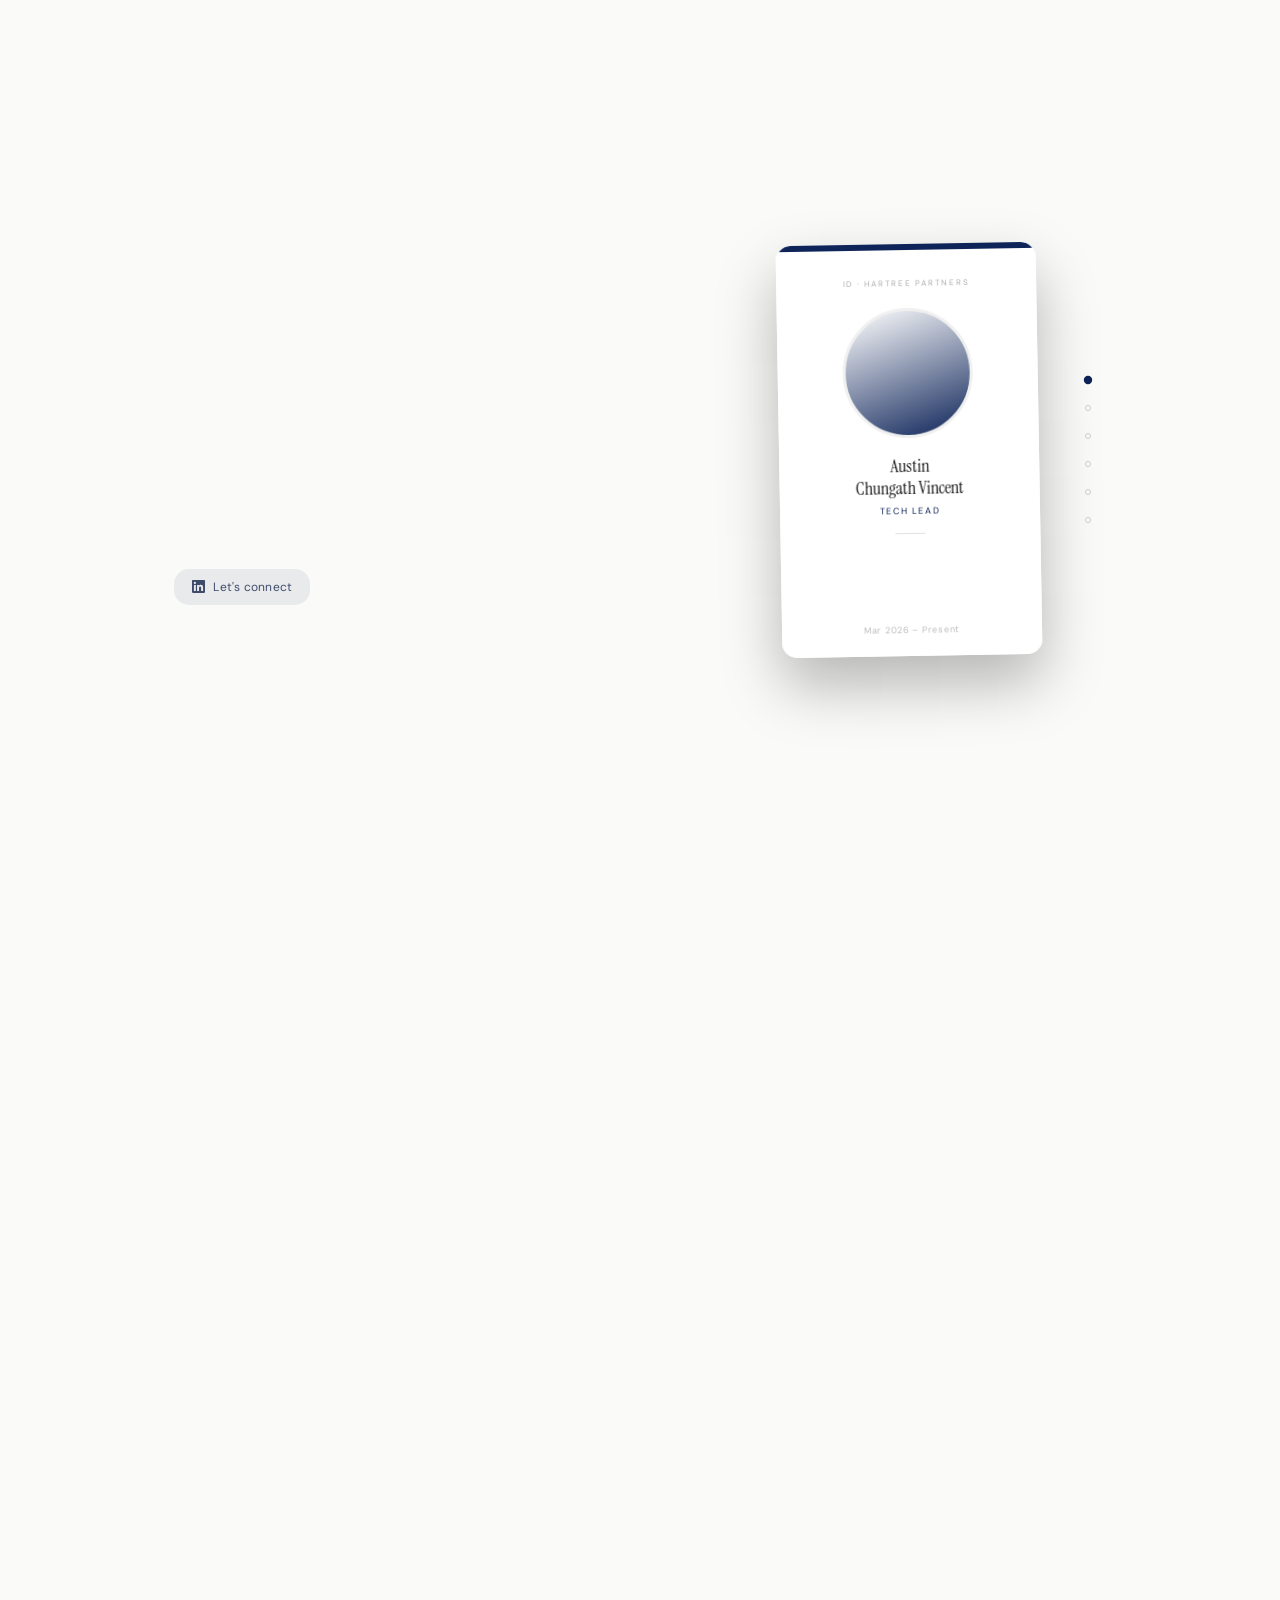
<file: index.html>
<!DOCTYPE html>
<html lang="en">
<head>
<meta charset="UTF-8">
<meta name="viewport" content="width=device-width, initial-scale=1.0">
<meta name="color-scheme" content="only light">
<title>Austin Chungath Vincent</title>
<meta property="og:title" content="Austin Chungath Vincent | Data Platform Architect">
<meta property="og:description" content="Architecting the data foundations for next-gen analytics and ML. Exploring a decade of scaling platforms from Fintech to Energy markets.">
<meta property="og:image" content="https://austincv.com/assets/social-preview.png">
<meta property="og:image:width" content="1200">
<meta property="og:image:height" content="630">
<meta property="og:image:alt" content="Austin Chungath Vincent — Data Platform Architect">
<meta property="og:type" content="website">
<meta property="og:url" content="https://austincv.com">
<meta name="twitter:card" content="summary_large_image">
<meta name="twitter:title" content="Austin Chungath Vincent | Data Platform Architect">
<meta name="twitter:description" content="Architecting the data foundations for next-gen analytics and ML. Exploring a decade of scaling platforms from Fintech to Energy markets.">
<meta name="twitter:image" content="https://austincv.com/assets/social-preview.png">
<meta name="twitter:image:alt" content="Austin Chungath Vincent — Data Platform Architect">
<link rel="icon" type="image/svg+xml" href="favicon.svg">
<link rel="preconnect" href="https://fonts.googleapis.com">
<link href="https://fonts.googleapis.com/css2?family=Instrument+Serif:ital@0;1&family=DM+Sans:wght@300;400;500&display=swap" rel="stylesheet">
<link rel="stylesheet" href="css/styles.css">
</head>
<body>

<!-- Landscape block for mobile -->
<div class="orientation-msg" style="display:none; position:fixed; inset:0; background:#fafaf8; z-index:9999; flex-direction:column; align-items:center; justify-content:center; gap:16px; font-family:'DM Sans',sans-serif; color:#0d0d0d;">
  <div style="font-size:36px;">↺</div>
  <div style="font-size:13px; letter-spacing:.12em; text-transform:uppercase;">Please rotate your device</div>
</div>

<!-- ════════════════════ DESKTOP ════════════════════ -->
<div class="desktop">

  <!-- Left fixed panel -->
  <div class="left-panel" id="leftPanel">
    <div class="eyebrow" id="lpEyebrow"></div>
    <h2 class="headline" id="lpHeadline"></h2>
    <p class="sub" id="lpSub"></p>
    <div class="links">
      <a href="https://linkedin.com/in/austincv" target="_blank" class="linkedin-btn">
        <svg width="13" height="13" viewBox="0 0 24 24" fill="currentColor" aria-hidden="true"><path d="M20.447 20.452h-3.554v-5.569c0-1.328-.027-3.037-1.852-3.037-1.853 0-2.136 1.445-2.136 2.939v5.667H9.351V9h3.414v1.561h.046c.477-.9 1.637-1.85 3.37-1.85 3.601 0 4.267 2.37 4.267 5.455v6.286zM5.337 7.433a2.062 2.062 0 0 1-2.063-2.065 2.064 2.064 0 1 1 2.063 2.065zm1.782 13.019H3.555V9h3.564v11.452zM22.225 0H1.771C.792 0 0 .774 0 1.729v20.542C0 23.227.792 24 1.771 24h20.451C23.2 24 24 23.227 24 22.271V1.729C24 .774 23.2 0 22.222 0h.003z"/></svg>
        Let's connect
      </a>
    </div>
  </div>

  <!-- Right scrollable track -->
  <div class="right-track" id="rightTrack"></div>

  <!-- Sticky card stage -->
  <div class="card-stage">
    <div class="id-card-wrap">
      <div class="card-shadow" id="cardShadow"></div>
      <div class="card-3d" id="card3d">
        <div class="card-face front" id="cardFront"></div>
      </div>
    </div>
  </div>

</div>

<!-- ════════════════════ MOBILE ════════════════════ -->
<div class="mobile">
  <div class="mobile-header" id="mobileHeader">
    <div class="mobile-eyebrow" id="mobileEyebrow"></div>
    <div class="mobile-headline" id="mobileHeadline"></div>
  </div>

  <div class="mobile-swipe-area" id="mobileSwipeArea"></div>
  <div class="mobile-footer">
    <div class="mobile-progress" id="mobileProgress"></div>
    <a href="https://linkedin.com/in/austincv" target="_blank" class="mobile-linkedin-icon" aria-label="LinkedIn">
      <svg width="16" height="16" viewBox="0 0 24 24" fill="currentColor" aria-hidden="true"><path d="M20.447 20.452h-3.554v-5.569c0-1.328-.027-3.037-1.852-3.037-1.853 0-2.136 1.445-2.136 2.939v5.667H9.351V9h3.414v1.561h.046c.477-.9 1.637-1.85 3.37-1.85 3.601 0 4.267 2.37 4.267 5.455v6.286zM5.337 7.433a2.062 2.062 0 0 1-2.063-2.065 2.064 2.064 0 1 1 2.063 2.065zm1.782 13.019H3.555V9h3.564v11.452zM22.225 0H1.771C.792 0 0 .774 0 1.729v20.542C0 23.227.792 24 1.771 24h20.451C23.2 24 24 23.227 24 22.271V1.729C24 .774 23.2 0 22.222 0h.003z"/></svg>
    </a>
  </div>
</div>

<script src="js/main.js"></script>
</body>
</html>
</file>
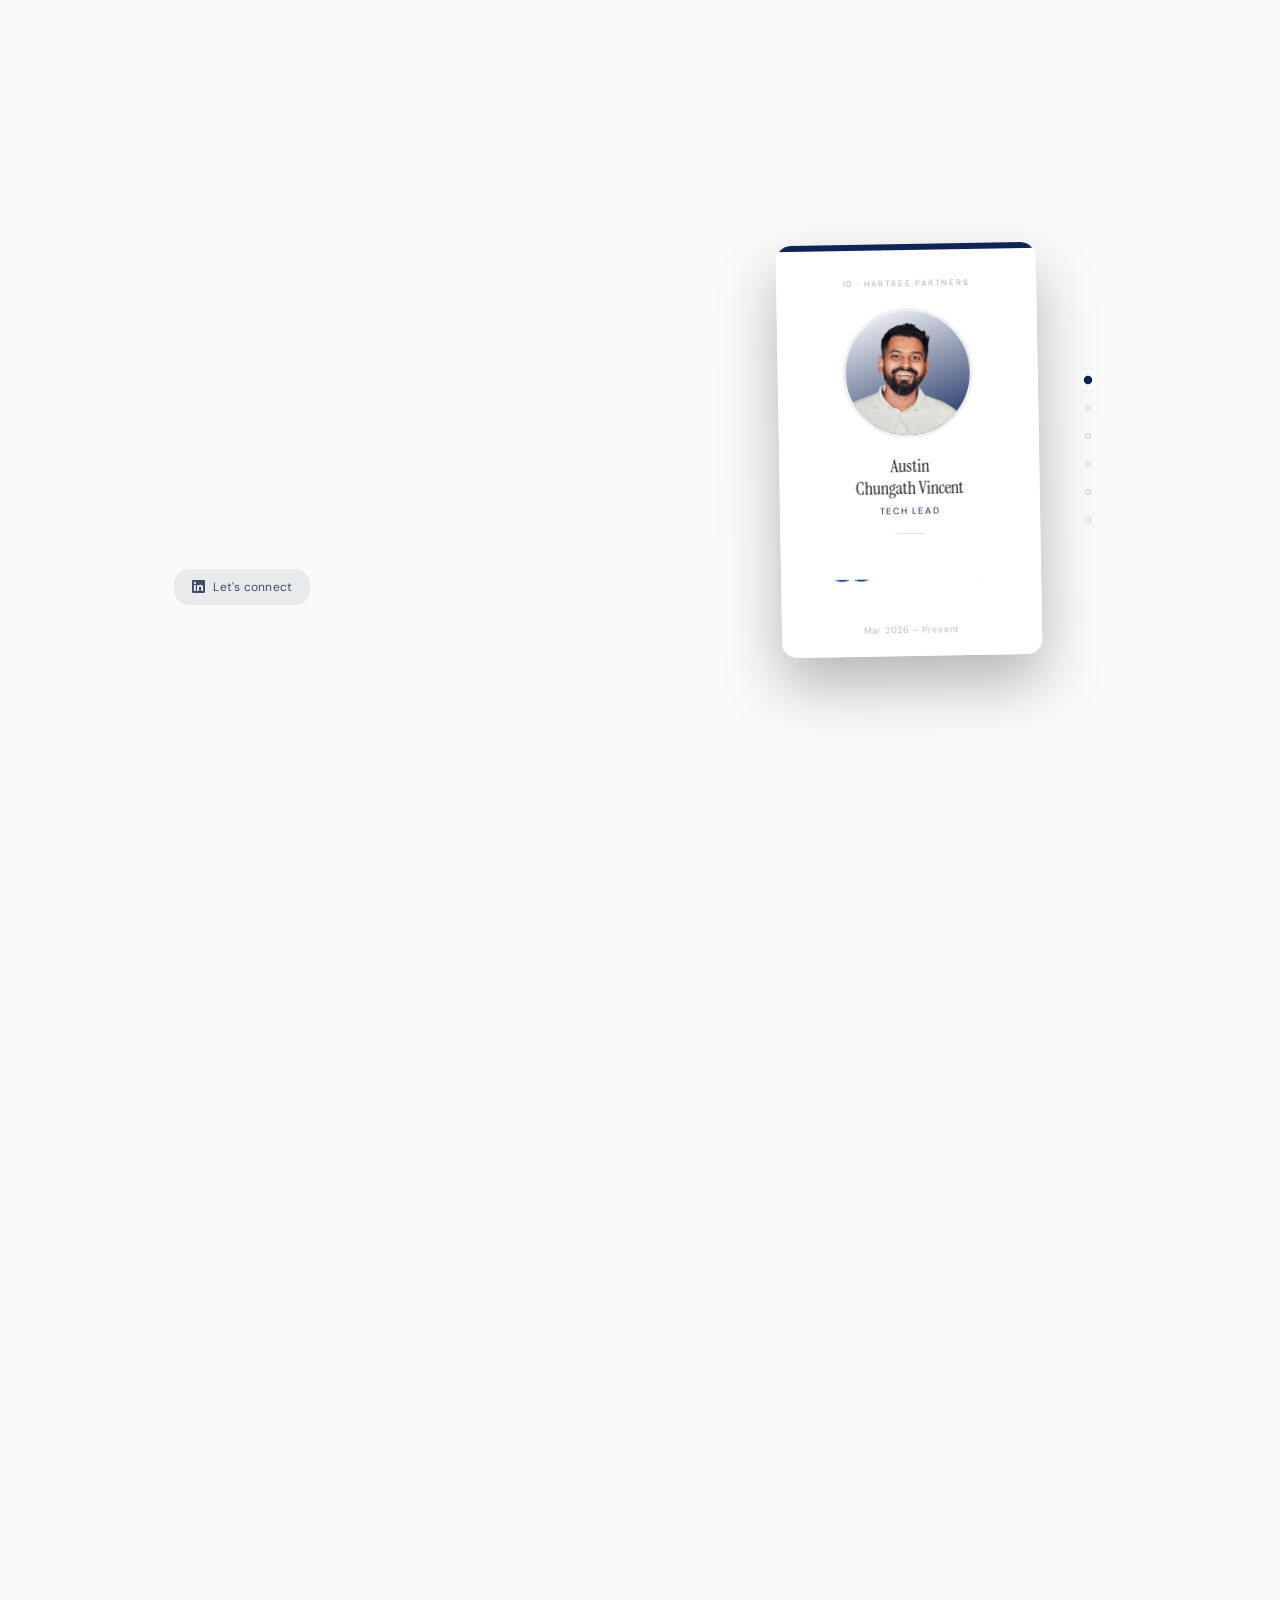
<file: dev/index.html>
<!DOCTYPE html>
<html lang="en">
<head>
<meta charset="UTF-8">
<meta name="viewport" content="width=device-width, initial-scale=1.0">
<meta name="color-scheme" content="only light">
<title>Austin Chungath Vincent</title>
<meta property="og:title" content="Austin Chungath Vincent | Data Platform Architect">
<meta property="og:description" content="Architecting the data foundations for next-gen analytics and ML. Exploring a decade of scaling platforms from Fintech to Energy markets.">
<meta property="og:image" content="https://austincv.com/assets/social-preview.png">
<meta property="og:image:width" content="1200">
<meta property="og:image:height" content="630">
<meta property="og:image:alt" content="Austin Chungath Vincent — Data Platform Architect">
<meta property="og:type" content="website">
<meta property="og:url" content="https://austincv.com">
<meta name="twitter:card" content="summary_large_image">
<meta name="twitter:title" content="Austin Chungath Vincent | Data Platform Architect">
<meta name="twitter:description" content="Architecting the data foundations for next-gen analytics and ML. Exploring a decade of scaling platforms from Fintech to Energy markets.">
<meta name="twitter:image" content="https://austincv.com/assets/social-preview.png">
<meta name="twitter:image:alt" content="Austin Chungath Vincent — Data Platform Architect">
<link rel="icon" type="image/svg+xml" href="favicon.svg">
<link rel="preconnect" href="https://fonts.googleapis.com">
<link href="https://fonts.googleapis.com/css2?family=Instrument+Serif:ital@0;1&family=DM+Sans:wght@300;400;500&display=swap" rel="stylesheet">
<link rel="stylesheet" href="css/styles.css">
</head>
<body>

<!-- Landscape block for mobile -->
<div class="orientation-msg" style="display:none; position:fixed; inset:0; background:#fafaf8; z-index:9999; flex-direction:column; align-items:center; justify-content:center; gap:16px; font-family:'DM Sans',sans-serif; color:#0d0d0d;">
  <div style="font-size:36px;">↺</div>
  <div style="font-size:13px; letter-spacing:.12em; text-transform:uppercase;">Please rotate your device</div>
</div>

<!-- ════════════════════ DESKTOP ════════════════════ -->
<div class="desktop">

  <!-- Left fixed panel -->
  <div class="left-panel" id="leftPanel">
    <div class="eyebrow" id="lpEyebrow"></div>
    <h2 class="headline" id="lpHeadline"></h2>
    <p class="sub" id="lpSub"></p>
    <div class="links">
      <a href="https://linkedin.com/in/austincv" target="_blank" class="linkedin-btn">
        <svg width="13" height="13" viewBox="0 0 24 24" fill="currentColor" aria-hidden="true"><path d="M20.447 20.452h-3.554v-5.569c0-1.328-.027-3.037-1.852-3.037-1.853 0-2.136 1.445-2.136 2.939v5.667H9.351V9h3.414v1.561h.046c.477-.9 1.637-1.85 3.37-1.85 3.601 0 4.267 2.37 4.267 5.455v6.286zM5.337 7.433a2.062 2.062 0 0 1-2.063-2.065 2.064 2.064 0 1 1 2.063 2.065zm1.782 13.019H3.555V9h3.564v11.452zM22.225 0H1.771C.792 0 0 .774 0 1.729v20.542C0 23.227.792 24 1.771 24h20.451C23.2 24 24 23.227 24 22.271V1.729C24 .774 23.2 0 22.222 0h.003z"/></svg>
        Let's connect
      </a>
    </div>
  </div>

  <!-- Right scrollable track -->
  <div class="right-track" id="rightTrack"></div>

  <!-- Sticky card stage -->
  <div class="card-stage">
    <div class="id-card-wrap">
      <div class="card-shadow" id="cardShadow"></div>
      <div class="card-3d" id="card3d">
        <div class="card-face front" id="cardFront"></div>
      </div>
    </div>
  </div>

</div>

<!-- ════════════════════ MOBILE ════════════════════ -->
<div class="mobile">
  <div class="mobile-header" id="mobileHeader">
    <div class="mobile-eyebrow" id="mobileEyebrow"></div>
    <div class="mobile-headline" id="mobileHeadline"></div>
  </div>

  <div class="mobile-swipe-area" id="mobileSwipeArea"></div>
  <div class="mobile-footer">
    <div class="mobile-progress" id="mobileProgress"></div>
  </div>
</div>

<script src="js/main.js"></script>
</body>
</html>
</file>
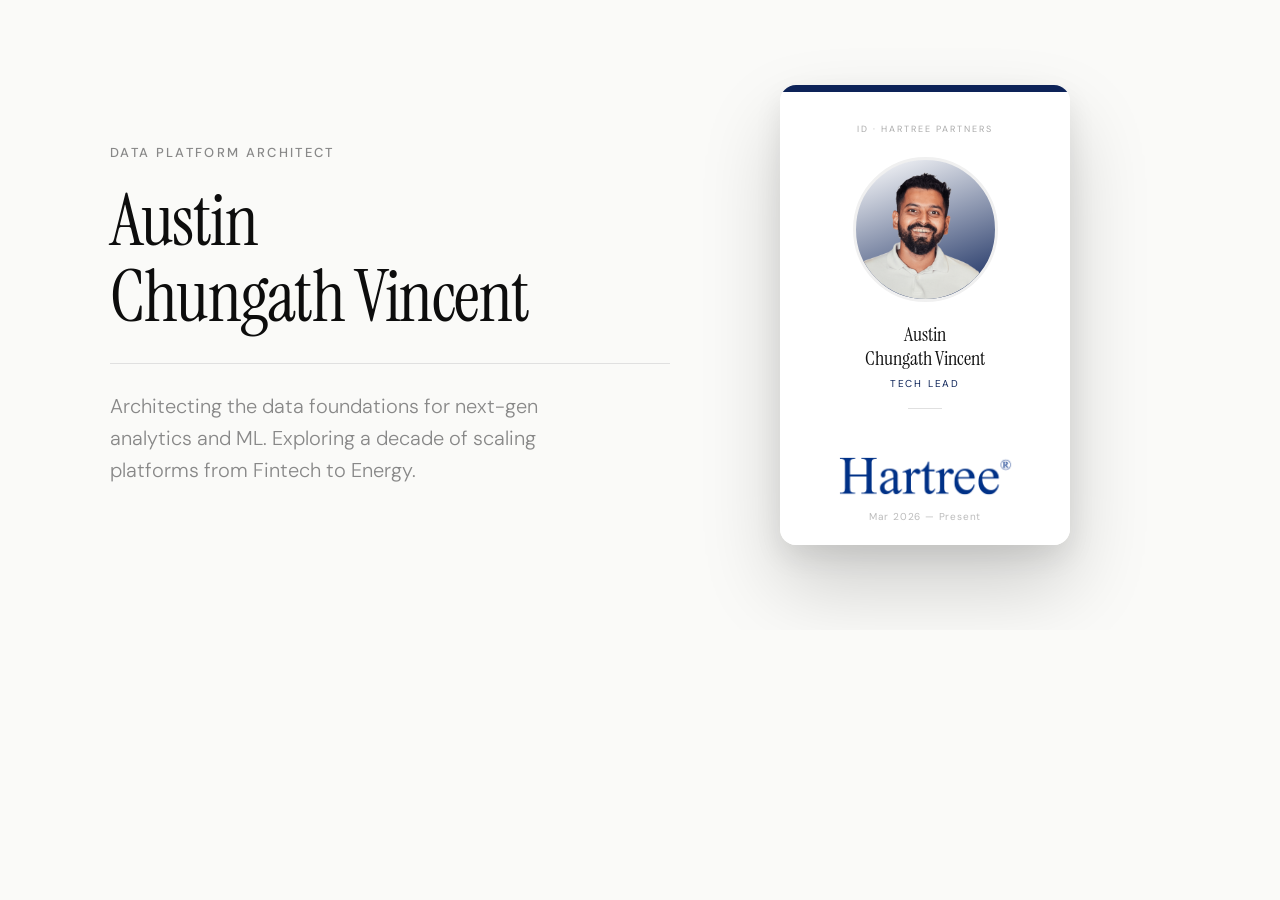
<file: assets/social-preview.html>
<!DOCTYPE html>
<html lang="en">
<head>
<meta charset="UTF-8">
<meta name="viewport" content="width=1200">
<link rel="preconnect" href="https://fonts.googleapis.com">
<link href="https://fonts.googleapis.com/css2?family=Instrument+Serif:ital@0;1&family=DM+Sans:ital,wght@0,300;0,400;0,500;1,300&display=swap" rel="stylesheet">
<style>
  *, *::before, *::after { box-sizing: border-box; margin: 0; padding: 0; }

  :root {
    --black:  #0d0d0d;
    --white:  #fafaf8;
    --grey:   #888;
    --accent: #0d2358;
  }

  html, body {
    width: 1200px;
    height: 630px;
    overflow: hidden;
    background: var(--white);
    color: var(--black);
    font-family: 'DM Sans', sans-serif;
  }

  .card {
    width: 1200px;
    height: 630px;
    display: flex;
    align-items: center;
    padding: 0 60px 0 110px;
    gap: 40px;
  }

  /* Text block */
  .text {
    flex: 1;
    display: flex;
    flex-direction: column;
  }

  .eyebrow {
    font-family: 'DM Sans', sans-serif;
    font-weight: 500;
    font-size: 13px;
    letter-spacing: 0.18em;
    text-transform: uppercase;
    color: var(--grey);
    margin-bottom: 22px;
  }

  .name {
    font-family: 'Instrument Serif', serif;
    font-weight: 400;
    font-size: 72px;
    line-height: 1.05;
    letter-spacing: -0.02em;
    color: var(--black);
    margin-bottom: 28px;
  }

  .divider {
    width: 100%;
    height: 1px;
    background: #e0e0e0;
    margin-bottom: 26px;
  }

  .sub {
    font-family: 'DM Sans', sans-serif;
    font-weight: 300;
    font-size: 20px;
    line-height: 1.6;
    color: var(--grey);
    max-width: 490px;
  }

  /* ── ID CARD MOCKUP ─────────────────────────── */
  .id-card-scene {
    flex-shrink: 0;
    width: 430px;
    height: 100%;
    display: flex;
    align-items: center;
    justify-content: center;
    position: relative;
  }

  .id-card-shadow {
    position: absolute;
    width: 290px;
    height: 460px;
    border-radius: 16px;
    background: transparent;
    box-shadow: 0 40px 80px rgba(0,0,0,0.18), 0 12px 28px rgba(0,0,0,0.08);
  }

  .id-card {
    position: relative;
    width: 290px;
    height: 460px;
    border-radius: 16px;
    background: #fff;
    overflow: hidden;
  }

  /* Accent stripe */
  .ic-stripe {
    position: absolute;
    top: 0; left: 0; right: 0;
    height: 7px;
    background: var(--accent);
  }

  .ic-inner {
    width: 100%;
    height: 100%;
    display: flex;
    flex-direction: column;
    align-items: center;
    padding: 32px 24px 22px;
    position: relative;
  }

  .ic-label {
    font-family: 'DM Sans', sans-serif;
    font-size: 9px;
    letter-spacing: 0.22em;
    text-transform: uppercase;
    color: #aaa;
    margin-bottom: 22px;
    margin-top: 6px;
  }

  .ic-photo {
    width: 145px;
    height: 145px;
    border-radius: 50%;
    object-fit: cover;
    object-position: center top;
    border: 3px solid #f0f0f0;
    margin-bottom: 20px;
    flex-shrink: 0;
    background: linear-gradient(160deg, rgba(255,255,255,0.85) 0%, var(--accent) 100%);
  }

  .ic-name {
    font-family: 'Instrument Serif', serif;
    font-size: 20px;
    text-align: center;
    line-height: 1.2;
    margin-bottom: 7px;
    color: #111;
  }

  .ic-title {
    font-family: 'DM Sans', sans-serif;
    font-size: 10px;
    letter-spacing: 0.18em;
    text-transform: uppercase;
    color: var(--accent);
    margin-bottom: 18px;
    text-align: center;
  }

  .ic-divider {
    width: 34px;
    height: 1px;
    background: #e0e0e0;
    margin-bottom: 18px;
  }

  .ic-logo {
    margin-top: auto;
    max-width: 180px;
    max-height: 86px;
    object-fit: contain;
  }

  .ic-dates {
    font-family: 'DM Sans', sans-serif;
    font-size: 10px;
    color: #bbb;
    letter-spacing: 0.08em;
    margin-top: 10px;
  }
</style>
</head>
<body>
  <div class="card">
    <div class="text">
      <p class="eyebrow">Data Platform Architect</p>
      <h1 class="name">Austin<br>Chungath Vincent</h1>
      <div class="divider"></div>
      <p class="sub">Architecting the data foundations for next-gen analytics and ML. Exploring a decade of scaling platforms from Fintech to Energy.</p>
    </div>

    <div class="id-card-scene">
      <div class="id-card-shadow"></div>
      <div class="id-card">
        <div class="ic-stripe"></div>
        <div class="ic-inner">
          <p class="ic-label">ID · Hartree Partners</p>
          <img class="ic-photo" src="../assets/headshots/default.png" alt="Austin Chungath Vincent">
          <p class="ic-name">Austin<br>Chungath Vincent</p>
          <p class="ic-title">Tech Lead</p>
          <div class="ic-divider"></div>
          <img class="ic-logo" src="../assets/logos/horizontal/hartree.png" alt="Hartree Partners">
          <p class="ic-dates">Mar 2026 — Present</p>
        </div>
      </div>
    </div>
  </div>
</body>
</html>
</file>
<file: css/styles.css>
@media screen and (max-width: 768px) and (orientation: landscape) {
  body { display: none; }
  .orientation-msg {
    display: flex !important;
  }
}

*, *::before, *::after { box-sizing: border-box; margin: 0; padding: 0; }

:root {
  --black: #0d0d0d;
  --white: #fafaf8;
  --grey: #888;
  --card-w: 260px;
  --card-h: 412px; /* ISO/IEC 7810 ID-1 portrait: 85.60×53.98 mm → 260×412 px */
}

html {
  scroll-behavior: auto;
  color-scheme: only light;
  scroll-snap-type: y mandatory;
}

body {
  background: var(--white);
  color: var(--black);
  font-family: 'DM Sans', sans-serif;
  overflow-x: hidden;
}

/* ─── DESKTOP ─────────────────────────────────────────── */
.desktop { display: flex; }
.mobile  { display: none; }

/* Left panel */
.left-panel {
  position: fixed;
  top: 0; left: 0;
  width: 42vw;
  height: 100vh;
  display: flex;
  flex-direction: column;
  justify-content: center;
  padding: 0 0 0 13.62vw;
  z-index: 10;
}

.left-panel .eyebrow {
  font-size: 11px;
  letter-spacing: .18em;
  text-transform: uppercase;
  color: var(--grey);
  margin-bottom: 20px;
  opacity: 0;
  transform: translateY(var(--lp-slide, 28px));
  transition: opacity .4s, transform .4s;
}


.left-panel .headline {
  font-family: 'Instrument Serif', serif;
  font-size: clamp(2.4rem, 4vw, 3.8rem);
  line-height: 1.08;
  letter-spacing: -.02em;
  margin-bottom: 20px;
  opacity: 0;
  transform: translateY(var(--lp-slide, 28px));
  transition: opacity .4s .05s, transform .4s .05s;
}

.left-panel .sub {
  font-size: 14px;
  line-height: 1.65;
  color: #555;
  max-width: 320px;
  opacity: 0;
  transform: translateY(var(--lp-slide, 28px));
  transition: opacity .4s .10s, transform .4s .10s;
}

.left-panel.visible .eyebrow,
.left-panel.visible .headline,
.left-panel.visible .sub { opacity: 1; transform: translateY(0); }

/* Snap helper: disables transition so JS can reposition text while invisible */
.left-panel.lp-snap .eyebrow,
.left-panel.lp-snap .headline,
.left-panel.lp-snap .sub { transition: none !important; opacity: 0; }

.links {
  display: flex;
  gap: 16px;
  margin-top: 40px;
}

.linkedin-btn {
  display: inline-flex;
  align-items: center;
  gap: 8px;
  padding: 10px 18px;
  border: none;
  border-radius: 15px;
  font-size: 12px;
  letter-spacing: .02em;
  color: color-mix(in srgb, var(--current-accent, #888) 60%, #888);
  background: color-mix(in srgb, var(--current-accent, #888) 7%, transparent);
  text-decoration: none;
  transition: transform .2s, box-shadow .2s;
}

/* Right scroll track */
.right-track {
  margin-left: 42vw;
  width: 58vw;
}

/* Fixed card stage */
.card-stage {
  position: fixed;
  top: 0;
  right: 0;
  width: 58vw;
  height: 100vh;
  display: flex;
  align-items: center;
  justify-content: center;
  perspective: 1200px;
}

/* ─── CARD HOVER OVERLAYS ──────────────────────────────── */
.card-ov-spec,
.card-ov-holo,
.card-ov-noise {
  position: absolute;
  inset: 0;
  pointer-events: none;
  border-radius: 15px;
}

/* Specular: white radial highlight that tracks mouse position */
.card-ov-spec { mix-blend-mode: screen; }

/* Iridescent: hue-rotating rainbow, shows on darker card elements */
.card-ov-holo { mix-blend-mode: screen; }

/* Noise grain: static fractal noise for physical surface texture */
.card-ov-noise {
  mix-blend-mode: soft-light;
  opacity: 0.09;
  background-image: url("data:image/svg+xml,<svg xmlns='http://www.w3.org/2000/svg' width='200' height='200'><filter id='n'><feTurbulence type='fractalNoise' baseFrequency='0.65' numOctaves='3' stitchTiles='stitch'/></filter><rect width='200' height='200' filter='url(%23n)'/></svg>");
  background-size: 200px 200px;
}

/* ─── ID CARD ─────────────────────────────────────────── */
.id-card-wrap {
  position: relative;
  width: var(--card-w);
  height: var(--card-h);
}

/* Shadow on a sibling so filter never flattens preserve-3d */
.card-shadow {
  position: absolute;
  inset: 0;
  border-radius: 15px;
  box-shadow: 0 28px 60px rgba(0,0,0,.28);
  pointer-events: none;
}

/* Card container — transform driven by JS (swing + mouse tilt + flip) */
.card-3d {
  width: var(--card-w);
  height: var(--card-h);
  border-radius: 15px;
  overflow: hidden;
  background: #fff;
  position: relative;
  will-change: transform;
}

/* The single visible face */
.card-face {
  position: absolute;
  inset: 0;
  border-radius: 15px;
  overflow: hidden;
  background: #fff;
}


/* Card interior */
.card-inner {
  width: 100%;
  height: 100%;
  display: flex;
  flex-direction: column;
  align-items: center;
  padding: 28px 20px 20px;
  position: relative;
}

.card-top-stripe {
  position: absolute;
  top: 0; left: 0; right: 0;
  height: 6px;
  background: var(--accent, #0d0d0d);
}

.card-label {
  font-size: 8px;
  letter-spacing: .22em;
  text-transform: uppercase;
  color: #aaa;
  margin-bottom: 20px;
  margin-top: 6px;
}

.card-photo {
  width: 130px;
  height: 130px;
  border-radius: 50%;
  object-fit: cover;
  object-position: center top;
  border: 3px solid #f0f0f0;
  margin-bottom: 18px;
  flex-shrink: 0;
  background: linear-gradient(160deg, rgba(255,255,255,0.85) 0%, var(--accent) 100%);
}

.card-photo-placeholder {
  width: 130px;
  height: 130px;
  border-radius: 50%;
  background: #e8e8e8;
  margin-bottom: 18px;
  flex-shrink: 0;
  display: flex;
  align-items: center;
  justify-content: center;
  font-size: 28px;
  color: #aaa;
}

.card-name {
  font-family: 'Instrument Serif', serif;
  font-size: 18px;
  text-align: center;
  line-height: 1.2;
  margin-bottom: 6px;
  color: #111;
}

.card-title {
  font-size: 9px;
  letter-spacing: .18em;
  text-transform: uppercase;
  color: var(--accent, #0d0d0d);
  margin-bottom: 16px;
  text-align: center;
}

.card-divider {
  width: 30px;
  height: 1px;
  background: #e0e0e0;
  margin-bottom: 16px;
}

.card-logo-horizontal {
  margin-top: auto;
  max-width: 160px;
  max-height: 76px;
  object-fit: contain;
}

.card-dates {
  font-size: 9px;
  color: #bbb;
  letter-spacing: .08em;
  margin-top: 8px;
}

/* Role sections */
.role-section {
  height: 100vh;
  scroll-snap-align: start;
  scroll-snap-stop: always;
}

/* ─── SCROLL NAV ──────────────────────────────────────── */
.scroll-nav {
  position: fixed;
  right: calc(29vw - 182px);
  top: 50%;
  transform: translateY(-50%);
  display: flex;
  flex-direction: column;
  gap: 22px;
  z-index: 20;
}

.scroll-nav-item {
  display: flex;
  align-items: center;
  gap: 10px;
  cursor: pointer;
  justify-content: flex-end;
}

.scroll-nav-dot {
  width: 6px;
  height: 6px;
  border-radius: 50%;
  border: 1.5px solid #ccc;
  background: transparent;
  flex-shrink: 0;
  transition: background .35s, border-color .35s, transform .35s;
}

.scroll-nav-item.active .scroll-nav-dot {
  background: var(--nav-accent, #0d0d0d);
  border-color: var(--nav-accent, #0d0d0d);
  transform: scale(1.4);
}

/* ─── MOBILE ───────────────────────────────────────────── */
@media (max-width: 768px) {
  .scroll-nav { display: none; }
  .desktop { display: none; }

  .mobile {
    display: flex;
    flex-direction: column;
    height: 100vh;
    height: 100dvh;
    overflow: hidden;
  }

  .mobile-header {
    flex-shrink: 0;
    height: 25dvh;
    position: relative;
  }

  .mobile-eyebrow {
    position: absolute;
    top: 5dvh;
    left: 0;
    right: 0;
    text-align: center;
    font-size: 10px;
    letter-spacing: .18em;
    text-transform: uppercase;
    color: var(--grey);
    opacity: 0;
    transform: translateY(8px);
    transition: opacity .5s, transform .5s;
  }

  .mobile-headline {
    position: absolute;
    top: 9dvh;
    left: 50px;
    right: 50px;
    font-family: 'Instrument Serif', serif;
    font-size: 51.2px;
    line-height: 1.08;
    letter-spacing: -.02em;
    text-align: center;
    opacity: 0;
    transform: translateY(12px);
    transition: opacity .5s .06s, transform .5s .06s;
  }

  .mobile-header.visible .mobile-eyebrow,
  .mobile-header.visible .mobile-headline { opacity: 1; transform: none; }

  .mobile-swipe-area {
    flex: 1;
    position: relative;
    overflow: visible;
    min-height: 0;
  }

  /* Each card is individually positioned — JS sets translateX per card.
     Card is always rendered at the exact desktop dimensions (260×412px);
     JS injects scale() into every transform to fit the available space,
     guaranteeing pixel-identical proportions to the desktop card. */
  .mobile-card {
    position: absolute;
    top: 50%;
    left: 50%;
    width: var(--card-w);
    height: var(--card-h);
    border-radius: 15px;
    background: #fff;
    overflow: hidden;
    box-shadow: 0 12px 32px rgba(0,0,0,.14), 0 3px 8px rgba(0,0,0,.06);
    will-change: transform;
    user-select: none;
    -webkit-user-drag: none;
  }

  .mobile-footer {
    flex-shrink: 0;
    height: 10dvh;
    display: flex;
    flex-direction: column;
    align-items: center;
    position: relative;
    justify-content: center;
    padding: 0 20px max(16px, env(safe-area-inset-bottom));
  }

  .mobile-progress {
    position: absolute;
    top: 1.5dvh;
    left: 50%;
    transform: translateX(-50%);
    display: flex;
    gap: 6px;
  }

  .mobile-progress-dot {
    width: 6px; height: 6px;
    border-radius: 50%;
    border: 1px solid #d0d0d0;
    background: transparent;
    flex-shrink: 0;
    transition: background .35s, border-color .35s;
  }
  .mobile-progress-dot.active {
    background: #d0d0d0;
    border-color: #d0d0d0;
  }

}

/* ─── SMALL-HEIGHT PHONES (iPhone SE / 8, ≤700px tall) ──── */
@media (max-width: 768px) and (max-height: 700px) {
  .mobile-eyebrow {
    margin-bottom: 8px;
  }
  .mobile-headline {
    font-size: 38px;
  }
  /* Card interior proportions are preserved by JS scale() — no overrides needed */
}

/* ─── HOVER (pointer devices only) ───────────────────────── */
@media (hover: hover) {
  .linkedin-btn:hover {
    transform: translateY(-2px);
    box-shadow: 0 6px 16px rgba(0,0,0,.10);
  }
  .linkedin-btn:active {
    transform: translateY(1px);
    box-shadow: 0 2px 6px rgba(0,0,0,.08);
  }
}
</file>
<file: dev/css/styles.css>
@media screen and (max-width: 768px) and (orientation: landscape) {
  body { display: none; }
  .orientation-msg {
    display: flex !important;
  }
}

*, *::before, *::after { box-sizing: border-box; margin: 0; padding: 0; }

:root {
  --black: #0d0d0d;
  --white: #fafaf8;
  --grey: #888;
  --card-w: 260px;
  --card-h: 412px; /* ISO/IEC 7810 ID-1 portrait: 85.60×53.98 mm → 260×412 px */
}

html {
  scroll-behavior: auto;
  color-scheme: only light;
  scroll-snap-type: y mandatory;
}

body {
  background: var(--white);
  color: var(--black);
  font-family: 'DM Sans', sans-serif;
  overflow-x: hidden;
}

/* ─── DESKTOP ─────────────────────────────────────────── */
.desktop { display: flex; }
.mobile  { display: none; }

/* Left panel */
.left-panel {
  position: fixed;
  top: 0; left: 0;
  width: 42vw;
  height: 100vh;
  display: flex;
  flex-direction: column;
  justify-content: center;
  padding: 0 0 0 13.62vw;
  z-index: 10;
}

.left-panel .eyebrow {
  font-size: 11px;
  letter-spacing: .18em;
  text-transform: uppercase;
  color: var(--grey);
  margin-bottom: 20px;
  opacity: 0;
  transform: translateY(var(--lp-slide, 28px));
  transition: opacity .4s, transform .4s;
}


.left-panel .headline {
  font-family: 'Instrument Serif', serif;
  font-size: clamp(2.4rem, 4vw, 3.8rem);
  line-height: 1.08;
  letter-spacing: -.02em;
  margin-bottom: 20px;
  opacity: 0;
  transform: translateY(var(--lp-slide, 28px));
  transition: opacity .4s .05s, transform .4s .05s;
}

.left-panel .sub {
  font-size: 14px;
  line-height: 1.65;
  color: #555;
  max-width: 320px;
  opacity: 0;
  transform: translateY(var(--lp-slide, 28px));
  transition: opacity .4s .10s, transform .4s .10s;
}

.left-panel.visible .eyebrow,
.left-panel.visible .headline,
.left-panel.visible .sub { opacity: 1; transform: translateY(0); }

/* Snap helper: disables transition so JS can reposition text while invisible */
.left-panel.lp-snap .eyebrow,
.left-panel.lp-snap .headline,
.left-panel.lp-snap .sub { transition: none !important; opacity: 0; }

.links {
  display: flex;
  gap: 16px;
  margin-top: 40px;
}

.linkedin-btn {
  display: inline-flex;
  align-items: center;
  gap: 8px;
  padding: 10px 18px;
  border: none;
  border-radius: 15px;
  font-size: 12px;
  letter-spacing: .02em;
  color: color-mix(in srgb, var(--current-accent, #888) 60%, #888);
  background: color-mix(in srgb, var(--current-accent, #888) 7%, transparent);
  text-decoration: none;
  transition: transform .2s, box-shadow .2s;
}

/* Right scroll track */
.right-track {
  margin-left: 42vw;
  width: 58vw;
}

/* Fixed card stage */
.card-stage {
  position: fixed;
  top: 0;
  right: 0;
  width: 58vw;
  height: 100vh;
  display: flex;
  align-items: center;
  justify-content: center;
  perspective: 1200px;
}

/* ─── CARD HOVER OVERLAYS ──────────────────────────────── */
.card-ov-spec,
.card-ov-holo,
.card-ov-noise {
  position: absolute;
  inset: 0;
  pointer-events: none;
  border-radius: 15px;
}

/* Specular: white radial highlight that tracks mouse position */
.card-ov-spec { mix-blend-mode: screen; }

/* Iridescent: hue-rotating rainbow, shows on darker card elements */
.card-ov-holo { mix-blend-mode: screen; }

/* Noise grain: static fractal noise for physical surface texture */
.card-ov-noise {
  mix-blend-mode: soft-light;
  opacity: 0.09;
  background-image: url("data:image/svg+xml,<svg xmlns='http://www.w3.org/2000/svg' width='200' height='200'><filter id='n'><feTurbulence type='fractalNoise' baseFrequency='0.65' numOctaves='3' stitchTiles='stitch'/></filter><rect width='200' height='200' filter='url(%23n)'/></svg>");
  background-size: 200px 200px;
}

/* ─── ID CARD ─────────────────────────────────────────── */
.id-card-wrap {
  position: relative;
  width: var(--card-w);
  height: var(--card-h);
}

/* Shadow on a sibling so filter never flattens preserve-3d */
.card-shadow {
  position: absolute;
  inset: 0;
  border-radius: 15px;
  box-shadow: 0 28px 60px rgba(0,0,0,.28);
  pointer-events: none;
}

/* Card container — transform driven by JS (swing + mouse tilt + flip) */
.card-3d {
  width: var(--card-w);
  height: var(--card-h);
  border-radius: 15px;
  overflow: hidden;
  background: #fff;
  position: relative;
  will-change: transform;
}

/* The single visible face */
.card-face {
  position: absolute;
  inset: 0;
  border-radius: 15px;
  overflow: hidden;
  background: #fff;
}


/* Card interior */
.card-inner {
  width: 100%;
  height: 100%;
  display: flex;
  flex-direction: column;
  align-items: center;
  padding: 28px 20px 20px;
  position: relative;
}

.card-top-stripe {
  position: absolute;
  top: 0; left: 0; right: 0;
  height: 6px;
  background: var(--accent, #0d0d0d);
}

.card-label {
  font-size: 8px;
  letter-spacing: .22em;
  text-transform: uppercase;
  color: #aaa;
  margin-bottom: 20px;
  margin-top: 6px;
}

.card-photo {
  width: 130px;
  height: 130px;
  border-radius: 50%;
  object-fit: cover;
  object-position: center top;
  border: 3px solid #f0f0f0;
  margin-bottom: 18px;
  flex-shrink: 0;
  background: linear-gradient(160deg, rgba(255,255,255,0.85) 0%, var(--accent) 100%);
}

.card-photo-placeholder {
  width: 130px;
  height: 130px;
  border-radius: 50%;
  background: #e8e8e8;
  margin-bottom: 18px;
  flex-shrink: 0;
  display: flex;
  align-items: center;
  justify-content: center;
  font-size: 28px;
  color: #aaa;
}

.card-name {
  font-family: 'Instrument Serif', serif;
  font-size: 18px;
  text-align: center;
  line-height: 1.2;
  margin-bottom: 6px;
  color: #111;
}

.card-title {
  font-size: 9px;
  letter-spacing: .18em;
  text-transform: uppercase;
  color: var(--accent, #0d0d0d);
  margin-bottom: 16px;
  text-align: center;
}

.card-divider {
  width: 30px;
  height: 1px;
  background: #e0e0e0;
  margin-bottom: 16px;
}

.card-logo-horizontal {
  margin-top: auto;
  max-width: 160px;
  max-height: 76px;
  object-fit: contain;
}

.card-dates {
  font-size: 9px;
  color: #bbb;
  letter-spacing: .08em;
  margin-top: 8px;
}

/* Role sections */
.role-section {
  height: 100vh;
  scroll-snap-align: start;
  scroll-snap-stop: always;
}

/* ─── SCROLL NAV ──────────────────────────────────────── */
.scroll-nav {
  position: fixed;
  right: calc(29vw - 182px);
  top: 50%;
  transform: translateY(-50%);
  display: flex;
  flex-direction: column;
  gap: 22px;
  z-index: 20;
}

.scroll-nav-item {
  display: flex;
  align-items: center;
  gap: 10px;
  cursor: pointer;
  justify-content: flex-end;
}

.scroll-nav-dot {
  width: 6px;
  height: 6px;
  border-radius: 50%;
  border: 1.5px solid #ccc;
  background: transparent;
  flex-shrink: 0;
  transition: background .35s, border-color .35s, transform .35s;
}

.scroll-nav-item.active .scroll-nav-dot {
  background: var(--nav-accent, #0d0d0d);
  border-color: var(--nav-accent, #0d0d0d);
  transform: scale(1.4);
}

/* ─── MOBILE ───────────────────────────────────────────── */
@media (max-width: 768px) {
  .scroll-nav { display: none; }
  .desktop { display: none; }

  .mobile {
    display: flex;
    flex-direction: column;
    height: 100vh;
    height: 100dvh;
    overflow: hidden;
  }

  .mobile-header {
    flex-shrink: 0;
    height: 25dvh;
    position: relative;
  }

  .mobile-eyebrow {
    position: absolute;
    top: 5dvh;
    left: 0;
    right: 0;
    text-align: center;
    font-size: 10px;
    letter-spacing: .18em;
    text-transform: uppercase;
    color: var(--grey);
    opacity: 0;
    transform: translateY(8px);
    transition: opacity .5s, transform .5s;
  }

  .mobile-headline {
    position: absolute;
    top: 9dvh;
    left: 50px;
    right: 50px;
    font-family: 'Instrument Serif', serif;
    font-size: 51.2px;
    line-height: 1.08;
    letter-spacing: -.02em;
    text-align: center;
    opacity: 0;
    transform: translateY(12px);
    transition: opacity .5s .06s, transform .5s .06s;
  }

  .mobile-header.visible .mobile-eyebrow,
  .mobile-header.visible .mobile-headline { opacity: 1; transform: none; }

  .mobile-swipe-area {
    flex: 1;
    position: relative;
    overflow: visible;
    min-height: 0;
  }

  /* Each card is individually positioned — JS sets translateX per card.
     Card is always rendered at the exact desktop dimensions (260×412px);
     JS injects scale() into every transform to fit the available space,
     guaranteeing pixel-identical proportions to the desktop card. */
  .mobile-card {
    position: absolute;
    top: 50%;
    left: 50%;
    width: var(--card-w);
    height: var(--card-h);
    border-radius: 15px;
    background: #fff;
    overflow: hidden;
    box-shadow: 0 12px 32px rgba(0,0,0,.14), 0 3px 8px rgba(0,0,0,.06);
    will-change: transform;
    user-select: none;
    -webkit-user-drag: none;
  }

  .mobile-footer {
    flex-shrink: 0;
    height: 10dvh;
    display: flex;
    flex-direction: column;
    align-items: center;
    position: relative;
    justify-content: center;
    padding: 0 20px max(16px, env(safe-area-inset-bottom));
  }

  .mobile-progress {
    position: absolute;
    top: 1.5dvh;
    left: 50%;
    transform: translateX(-50%);
    display: flex;
    gap: 6px;
  }

  .mobile-progress-dot {
    width: 6px; height: 6px;
    border-radius: 50%;
    border: 1px solid #d0d0d0;
    background: transparent;
    flex-shrink: 0;
    transition: background .35s, border-color .35s;
  }
  .mobile-progress-dot.active {
    background: #d0d0d0;
    border-color: #d0d0d0;
  }

}

/* ─── SMALL-HEIGHT PHONES (iPhone SE / 8, ≤700px tall) ──── */
@media (max-width: 768px) and (max-height: 700px) {
  .mobile-eyebrow {
    margin-bottom: 8px;
  }
  .mobile-headline {
    font-size: 38px;
  }
  /* Card interior proportions are preserved by JS scale() — no overrides needed */
}

/* ─── HOVER (pointer devices only) ───────────────────────── */
@media (hover: hover) {
  .linkedin-btn:hover {
    transform: translateY(-2px);
    box-shadow: 0 6px 16px rgba(0,0,0,.10);
  }
  .linkedin-btn:active {
    transform: translateY(1px);
    box-shadow: 0 2px 6px rgba(0,0,0,.08);
  }
}
</file>
